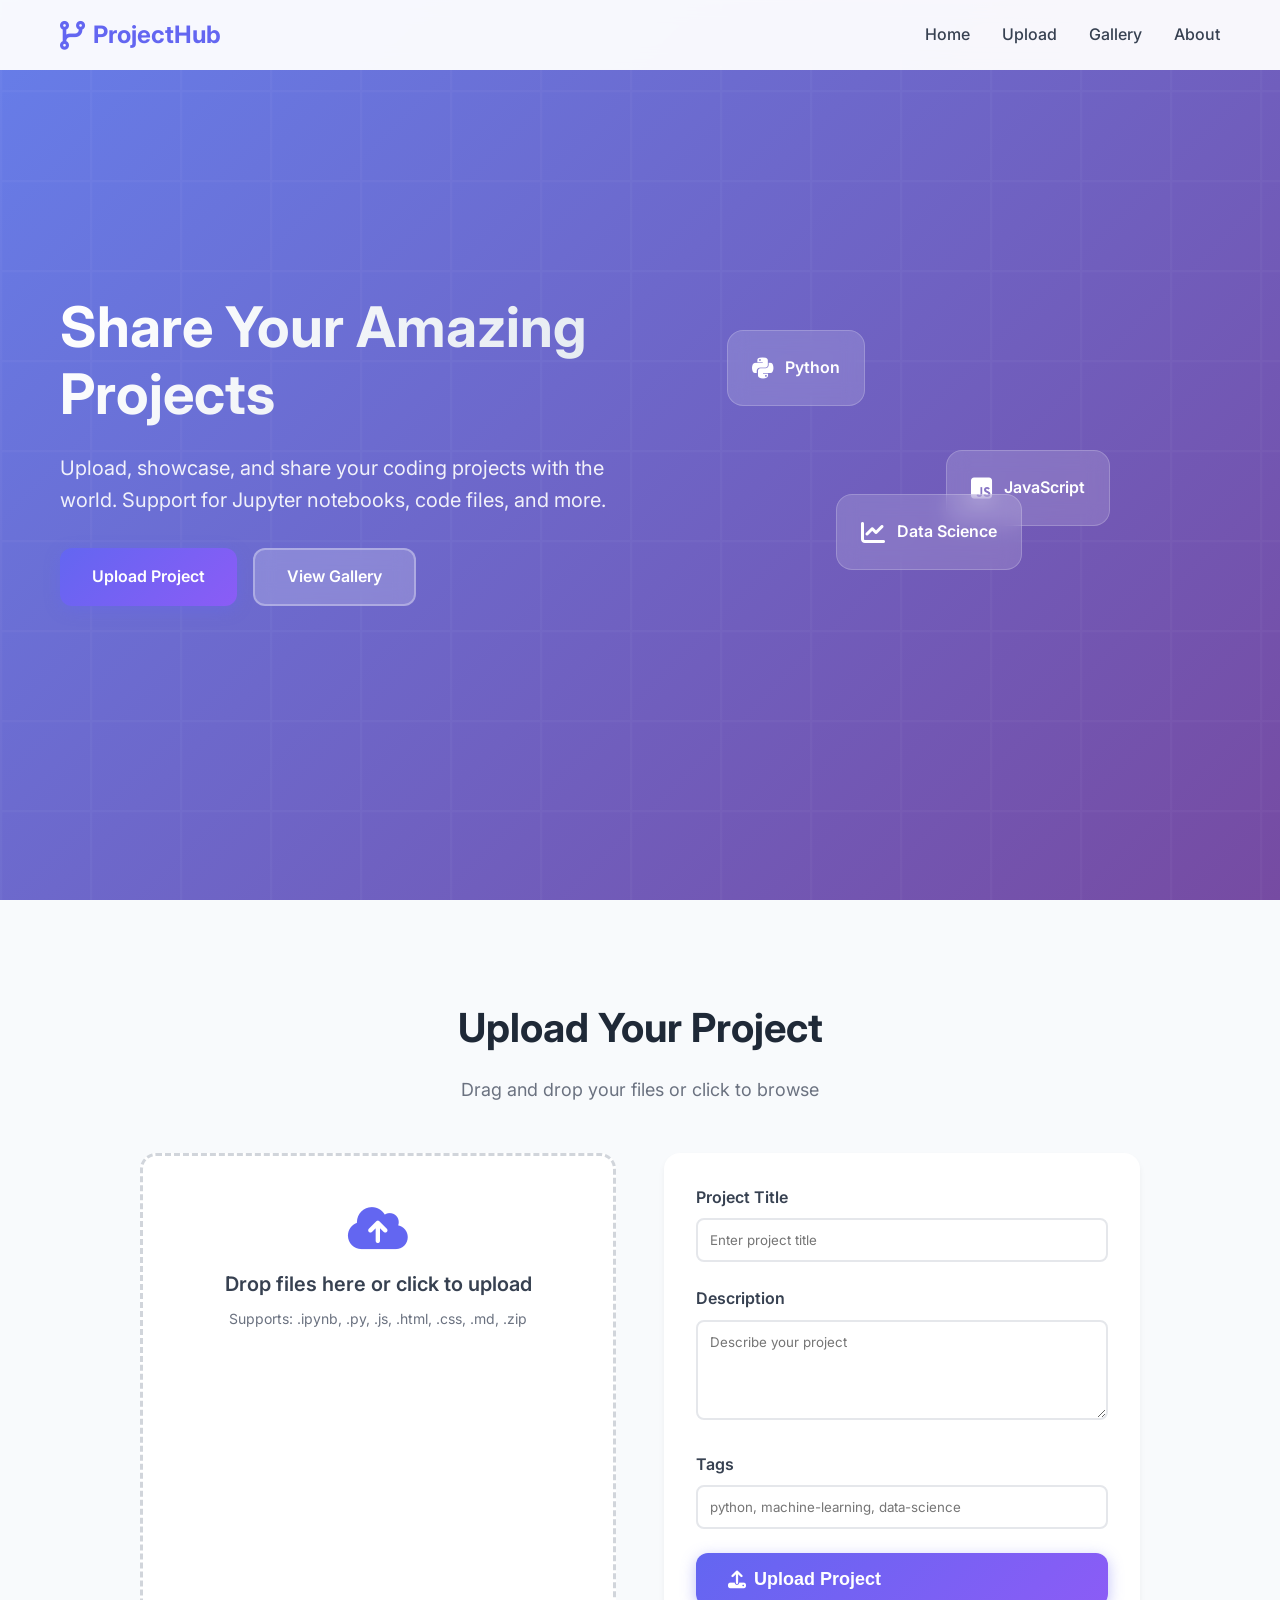
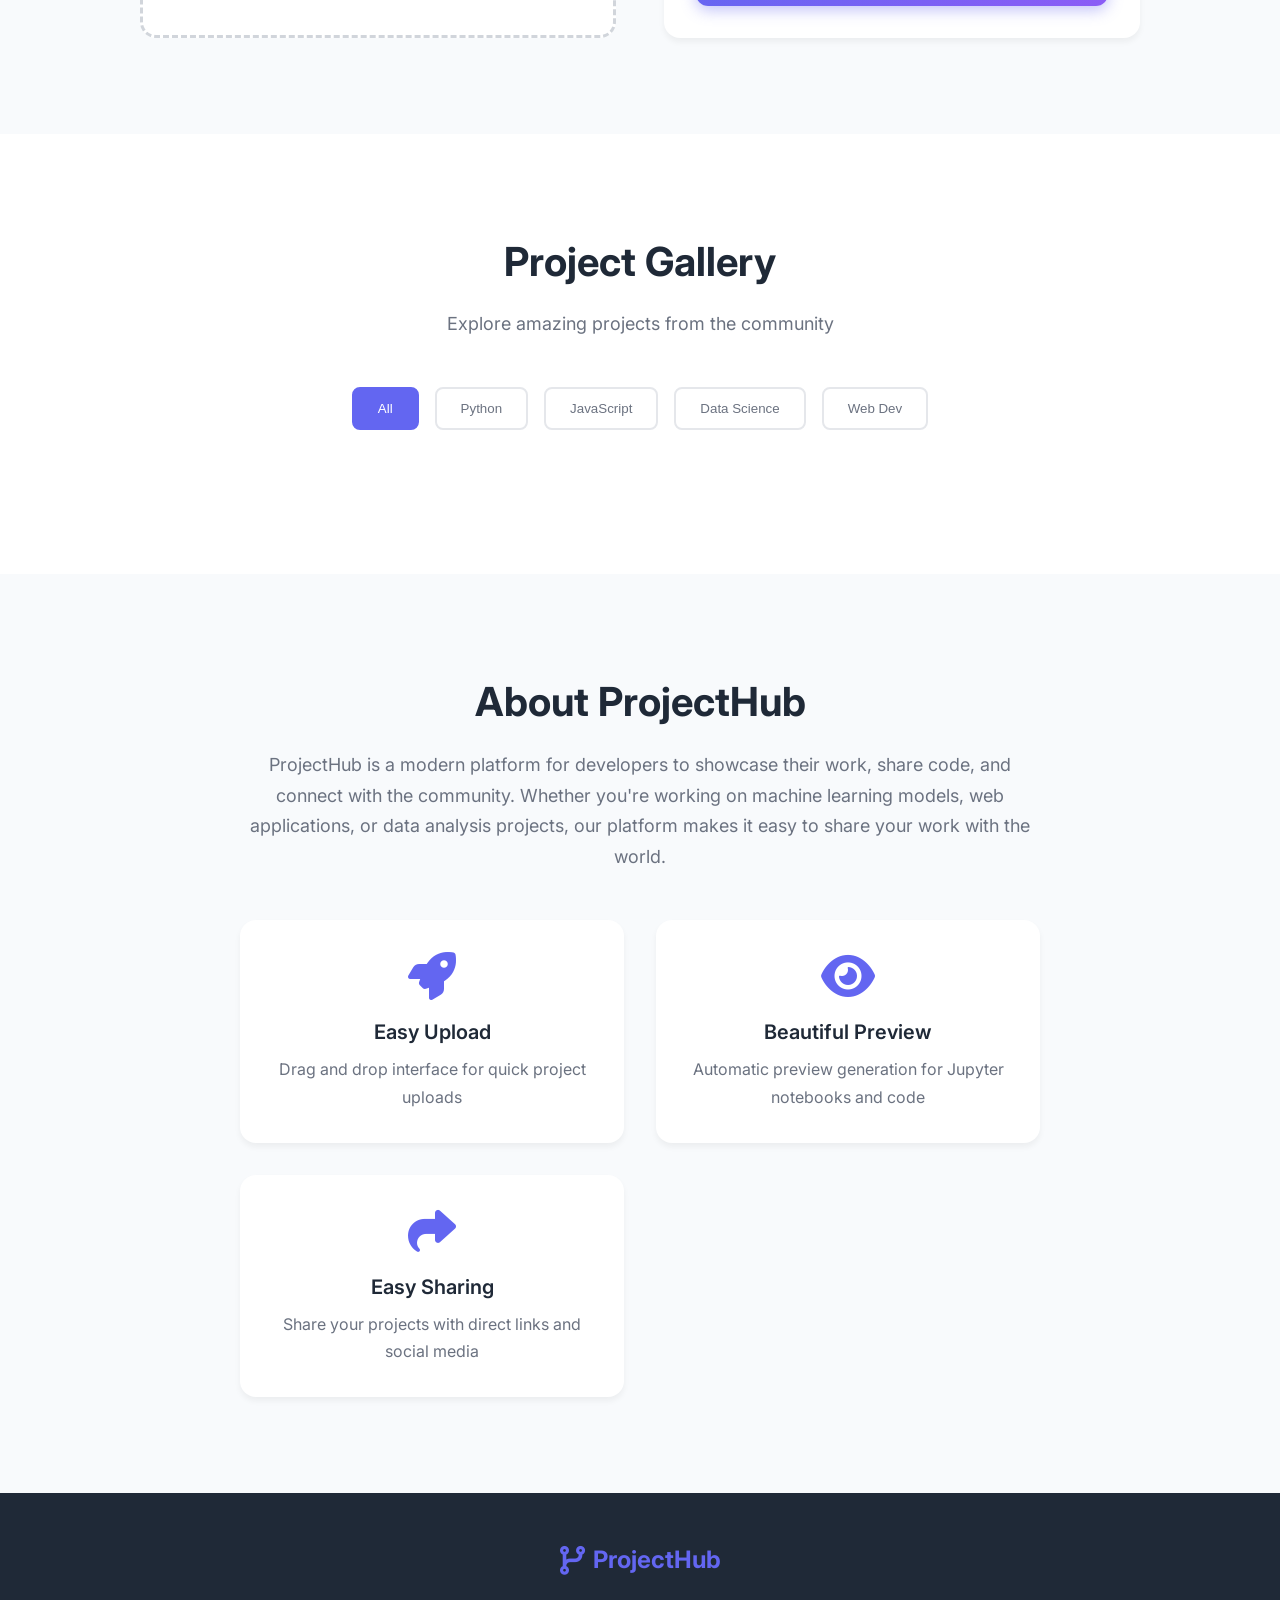
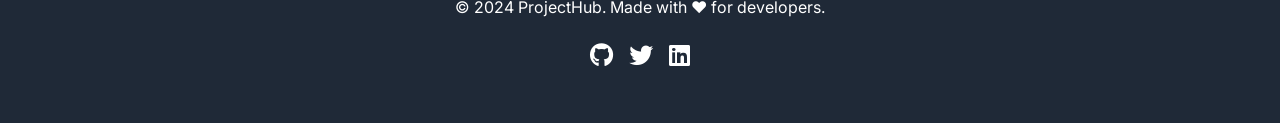
<file: index.html>
<!DOCTYPE html>
<html lang="en">
<head>
    <meta charset="UTF-8">
    <meta name="viewport" content="width=device-width, initial-scale=1.0">
    <title>Project Showcase Hub</title>
    <link rel="stylesheet" href="styles.css">
    <link href="https://cdnjs.cloudflare.com/ajax/libs/font-awesome/6.4.0/css/all.min.css" rel="stylesheet">
    <link href="https://fonts.googleapis.com/css2?family=Inter:wght@300;400;500;600;700&display=swap" rel="stylesheet">
</head>
<body>
    <!-- Navigation -->
    <nav class="navbar">
        <div class="nav-container">
            <div class="nav-logo">
                <i class="fas fa-code-branch"></i>
                <span>ProjectHub</span>
            </div>
            <ul class="nav-menu">
                <li><a href="#home" class="nav-link">Home</a></li>
                <li><a href="#upload" class="nav-link">Upload</a></li>
                <li><a href="#gallery" class="nav-link">Gallery</a></li>
                <li><a href="#about" class="nav-link">About</a></li>
            </ul>
            <div class="hamburger">
                <span></span>
                <span></span>
                <span></span>
            </div>
        </div>
    </nav>

    <!-- Hero Section -->
    <section id="home" class="hero">
        <div class="hero-container">
            <div class="hero-content">
                <h1 class="hero-title">Share Your Amazing Projects</h1>
                <p class="hero-description">Upload, showcase, and share your coding projects with the world. Support for Jupyter notebooks, code files, and more.</p>
                <div class="hero-buttons">
                    <a href="#upload" class="btn btn-primary">Upload Project</a>
                    <a href="#gallery" class="btn btn-secondary">View Gallery</a>
                </div>
            </div>
            <div class="hero-image">
                <div class="floating-elements">
                    <div class="floating-card">
                        <i class="fab fa-python"></i>
                        <span>Python</span>
                    </div>
                    <div class="floating-card">
                        <i class="fab fa-js-square"></i>
                        <span>JavaScript</span>
                    </div>
                    <div class="floating-card">
                        <i class="fas fa-chart-line"></i>
                        <span>Data Science</span>
                    </div>
                </div>
            </div>
        </div>
    </section>

    <!-- Upload Section -->
    <section id="upload" class="upload-section">
        <div class="container">
            <h2 class="section-title">Upload Your Project</h2>
            <p class="section-description">Drag and drop your files or click to browse</p>
            
            <div class="upload-container">
                <div class="upload-area" id="uploadArea">
                    <div class="upload-content">
                        <i class="fas fa-cloud-upload-alt upload-icon"></i>
                        <h3>Drop files here or click to upload</h3>
                        <p>Supports: .ipynb, .py, .js, .html, .css, .md, .zip</p>
                        <input type="file" id="fileInput" multiple accept=".ipynb,.py,.js,.html,.css,.md,.zip,.json,.txt">
                    </div>
                </div>
                
                <div class="project-form">
                    <div class="form-group">
                        <label for="projectTitle">Project Title</label>
                        <input type="text" id="projectTitle" placeholder="Enter project title">
                    </div>
                    <div class="form-group">
                        <label for="projectDescription">Description</label>
                        <textarea id="projectDescription" placeholder="Describe your project"></textarea>
                    </div>
                    <div class="form-group">
                        <label for="projectTags">Tags</label>
                        <input type="text" id="projectTags" placeholder="python, machine-learning, data-science">
                    </div>
                    <button class="btn btn-primary btn-upload" id="uploadBtn">
                        <i class="fas fa-upload"></i>
                        Upload Project
                    </button>
                </div>
            </div>
            
            <div class="upload-progress" id="uploadProgress" style="display: none;">
                <div class="progress-bar">
                    <div class="progress-fill" id="progressFill"></div>
                </div>
                <p class="progress-text" id="progressText">Uploading...</p>
            </div>
        </div>
    </section>

    <!-- Gallery Section -->
    <section id="gallery" class="gallery-section">
        <div class="container">
            <h2 class="section-title">Project Gallery</h2>
            <p class="section-description">Explore amazing projects from the community</p>
            
            <div class="filter-tabs">
                <button class="filter-btn active" data-filter="all">All</button>
                <button class="filter-btn" data-filter="python">Python</button>
                <button class="filter-btn" data-filter="javascript">JavaScript</button>
                <button class="filter-btn" data-filter="data-science">Data Science</button>
                <button class="filter-btn" data-filter="web-dev">Web Dev</button>
            </div>
            
            <div class="projects-grid" id="projectsGrid">
                <!-- Sample project cards will be populated by JavaScript -->
            </div>
        </div>
    </section>

    <!-- About Section -->
    <section id="about" class="about-section">
        <div class="container">
            <div class="about-content">
                <h2 class="section-title">About ProjectHub</h2>
                <p>ProjectHub is a modern platform for developers to showcase their work, share code, and connect with the community. Whether you're working on machine learning models, web applications, or data analysis projects, our platform makes it easy to share your work with the world.</p>
                
                <div class="features">
                    <div class="feature">
                        <i class="fas fa-rocket"></i>
                        <h3>Easy Upload</h3>
                        <p>Drag and drop interface for quick project uploads</p>
                    </div>
                    <div class="feature">
                        <i class="fas fa-eye"></i>
                        <h3>Beautiful Preview</h3>
                        <p>Automatic preview generation for Jupyter notebooks and code</p>
                    </div>
                    <div class="feature">
                        <i class="fas fa-share"></i>
                        <h3>Easy Sharing</h3>
                        <p>Share your projects with direct links and social media</p>
                    </div>
                </div>
            </div>
        </div>
    </section>

    <!-- Footer -->
    <footer class="footer">
        <div class="container">
            <div class="footer-content">
                <div class="footer-logo">
                    <i class="fas fa-code-branch"></i>
                    <span>ProjectHub</span>
                </div>
                <p>&copy; 2024 ProjectHub. Made with ❤️ for developers.</p>
                <div class="social-links">
                    <a href="#"><i class="fab fa-github"></i></a>
                    <a href="#"><i class="fab fa-twitter"></i></a>
                    <a href="#"><i class="fab fa-linkedin"></i></a>
                </div>
            </div>
        </div>
    </footer>

    <!-- Project Modal -->
    <div class="modal" id="projectModal">
        <div class="modal-content">
            <span class="close">&times;</span>
            <div class="modal-header">
                <h2 id="modalTitle">Project Title</h2>
                <div class="modal-actions">
                    <button class="btn btn-secondary" id="downloadBtn">
                        <i class="fas fa-download"></i>
                        Download
                    </button>
                    <button class="btn btn-primary" id="shareBtn">
                        <i class="fas fa-share"></i>
                        Share
                    </button>
                </div>
            </div>
            <div class="modal-body">
                <div class="project-preview" id="projectPreview">
                    <!-- Project content will be loaded here -->
                </div>
            </div>
        </div>
    </div>

    <script src="script.js"></script>
</body>
</html>
</file>
<file: styles.css>
/* Reset and Base Styles */
* {
    margin: 0;
    padding: 0;
    box-sizing: border-box;
}

body {
    font-family: 'Inter', sans-serif;
    line-height: 1.6;
    color: #333;
    overflow-x: hidden;
}

.container {
    max-width: 1200px;
    margin: 0 auto;
    padding: 0 20px;
}

/* Navigation */
.navbar {
    position: fixed;
    top: 0;
    width: 100%;
    background: rgba(255, 255, 255, 0.95);
    backdrop-filter: blur(10px);
    z-index: 1000;
    padding: 1rem 0;
    transition: all 0.3s ease;
}

.nav-container {
    max-width: 1200px;
    margin: 0 auto;
    padding: 0 20px;
    display: flex;
    justify-content: space-between;
    align-items: center;
}

.nav-logo {
    display: flex;
    align-items: center;
    font-weight: 700;
    font-size: 1.5rem;
    color: #6366f1;
}

.nav-logo i {
    margin-right: 0.5rem;
    font-size: 1.8rem;
}

.nav-menu {
    display: flex;
    list-style: none;
    gap: 2rem;
}

.nav-link {
    text-decoration: none;
    color: #374151;
    font-weight: 500;
    transition: color 0.3s ease;
    position: relative;
}

.nav-link:hover {
    color: #6366f1;
}

.nav-link::after {
    content: '';
    position: absolute;
    width: 0;
    height: 2px;
    bottom: -5px;
    left: 0;
    background: linear-gradient(90deg, #6366f1, #8b5cf6);
    transition: width 0.3s ease;
}

.nav-link:hover::after {
    width: 100%;
}

.hamburger {
    display: none;
    flex-direction: column;
    cursor: pointer;
}

.hamburger span {
    width: 25px;
    height: 3px;
    background: #374151;
    margin: 3px 0;
    transition: 0.3s;
}

/* Hero Section */
.hero {
    min-height: 100vh;
    background: linear-gradient(135deg, #667eea 0%, #764ba2 100%);
    display: flex;
    align-items: center;
    position: relative;
    overflow: hidden;
}

.hero::before {
    content: '';
    position: absolute;
    top: 0;
    left: 0;
    right: 0;
    bottom: 0;
    background: url('data:image/svg+xml,<svg xmlns="http://www.w3.org/2000/svg" viewBox="0 0 100 100"><defs><pattern id="grid" width="10" height="10" patternUnits="userSpaceOnUse"><path d="M 10 0 L 0 0 0 10" fill="none" stroke="rgba(255,255,255,0.1)" stroke-width="0.5"/></pattern></defs><rect width="100" height="100" fill="url(%23grid)"/></svg>');
    opacity: 0.3;
}

.hero-container {
    max-width: 1200px;
    margin: 0 auto;
    padding: 0 20px;
    display: grid;
    grid-template-columns: 1fr 1fr;
    gap: 4rem;
    align-items: center;
    position: relative;
    z-index: 1;
}

.hero-content {
    color: white;
}

.hero-title {
    font-size: 3.5rem;
    font-weight: 700;
    margin-bottom: 1.5rem;
    line-height: 1.2;
    background: linear-gradient(135deg, #ffffff, #e2e8f0);
    -webkit-background-clip: text;
    -webkit-text-fill-color: transparent;
    background-clip: text;
}

.hero-description {
    font-size: 1.25rem;
    margin-bottom: 2rem;
    opacity: 0.9;
    line-height: 1.6;
}

.hero-buttons {
    display: flex;
    gap: 1rem;
    flex-wrap: wrap;
}

.btn {
    padding: 0.875rem 2rem;
    border: none;
    border-radius: 0.75rem;
    font-weight: 600;
    text-decoration: none;
    display: inline-flex;
    align-items: center;
    gap: 0.5rem;
    transition: all 0.3s ease;
    cursor: pointer;
    font-size: 1rem;
}

.btn-primary {
    background: linear-gradient(135deg, #6366f1, #8b5cf6);
    color: white;
    box-shadow: 0 4px 15px rgba(99, 102, 241, 0.4);
}

.btn-primary:hover {
    transform: translateY(-2px);
    box-shadow: 0 8px 25px rgba(99, 102, 241, 0.6);
}

.btn-secondary {
    background: rgba(255, 255, 255, 0.2);
    color: white;
    border: 2px solid rgba(255, 255, 255, 0.3);
    backdrop-filter: blur(10px);
}

.btn-secondary:hover {
    background: rgba(255, 255, 255, 0.3);
    transform: translateY(-2px);
}

/* Floating Elements */
.hero-image {
    position: relative;
    height: 400px;
}

.floating-elements {
    position: relative;
    height: 100%;
}

.floating-card {
    position: absolute;
    background: rgba(255, 255, 255, 0.15);
    backdrop-filter: blur(10px);
    padding: 1.5rem;
    border-radius: 1rem;
    color: white;
    display: flex;
    align-items: center;
    gap: 0.75rem;
    font-weight: 600;
    border: 1px solid rgba(255, 255, 255, 0.2);
    animation: float 6s ease-in-out infinite;
}

.floating-card:nth-child(1) {
    top: 20%;
    left: 10%;
    animation-delay: 0s;
}

.floating-card:nth-child(2) {
    top: 50%;
    right: 20%;
    animation-delay: 2s;
}

.floating-card:nth-child(3) {
    bottom: 20%;
    left: 30%;
    animation-delay: 4s;
}

.floating-card i {
    font-size: 1.5rem;
}

@keyframes float {
    0%, 100% { transform: translateY(0px); }
    50% { transform: translateY(-20px); }
}

/* Upload Section */
.upload-section {
    padding: 6rem 0;
    background: #f8fafc;
}

.section-title {
    font-size: 2.5rem;
    font-weight: 700;
    text-align: center;
    margin-bottom: 1rem;
    color: #1f2937;
}

.section-description {
    text-align: center;
    font-size: 1.125rem;
    color: #6b7280;
    margin-bottom: 3rem;
}

.upload-container {
    display: grid;
    grid-template-columns: 1fr 1fr;
    gap: 3rem;
    max-width: 1000px;
    margin: 0 auto;
}

.upload-area {
    border: 3px dashed #d1d5db;
    border-radius: 1rem;
    padding: 3rem 2rem;
    text-align: center;
    transition: all 0.3s ease;
    background: white;
    cursor: pointer;
    position: relative;
    overflow: hidden;
}

.upload-area:hover,
.upload-area.dragover {
    border-color: #6366f1;
    background: #f0f4ff;
    transform: translateY(-5px);
    box-shadow: 0 10px 30px rgba(99, 102, 241, 0.2);
}

.upload-content {
    position: relative;
    z-index: 1;
}

.upload-icon {
    font-size: 3rem;
    color: #6366f1;
    margin-bottom: 1rem;
}

.upload-area h3 {
    font-size: 1.25rem;
    font-weight: 600;
    margin-bottom: 0.5rem;
    color: #374151;
}

.upload-area p {
    color: #6b7280;
    font-size: 0.875rem;
}

#fileInput {
    position: absolute;
    top: 0;
    left: 0;
    width: 100%;
    height: 100%;
    opacity: 0;
    cursor: pointer;
}

.project-form {
    background: white;
    padding: 2rem;
    border-radius: 1rem;
    box-shadow: 0 4px 6px rgba(0, 0, 0, 0.05);
}

.form-group {
    margin-bottom: 1.5rem;
}

.form-group label {
    display: block;
    margin-bottom: 0.5rem;
    font-weight: 600;
    color: #374151;
}

.form-group input,
.form-group textarea {
    width: 100%;
    padding: 0.75rem;
    border: 2px solid #e5e7eb;
    border-radius: 0.5rem;
    font-family: inherit;
    transition: border-color 0.3s ease;
}

.form-group input:focus,
.form-group textarea:focus {
    outline: none;
    border-color: #6366f1;
    box-shadow: 0 0 0 3px rgba(99, 102, 241, 0.1);
}

.form-group textarea {
    height: 100px;
    resize: vertical;
}

.btn-upload {
    width: 100%;
    font-size: 1.125rem;
    padding: 1rem 2rem;
}

.upload-progress {
    max-width: 1000px;
    margin: 2rem auto 0;
    background: white;
    padding: 2rem;
    border-radius: 1rem;
    box-shadow: 0 4px 6px rgba(0, 0, 0, 0.05);
}

.progress-bar {
    width: 100%;
    height: 0.5rem;
    background: #e5e7eb;
    border-radius: 0.25rem;
    overflow: hidden;
    margin-bottom: 1rem;
}

.progress-fill {
    height: 100%;
    background: linear-gradient(90deg, #6366f1, #8b5cf6);
    width: 0%;
    transition: width 0.3s ease;
}

.progress-text {
    text-align: center;
    font-weight: 600;
    color: #374151;
}

/* Gallery Section */
.gallery-section {
    padding: 6rem 0;
    background: white;
}

.filter-tabs {
    display: flex;
    justify-content: center;
    gap: 1rem;
    margin-bottom: 3rem;
    flex-wrap: wrap;
}

.filter-btn {
    padding: 0.75rem 1.5rem;
    border: 2px solid #e5e7eb;
    background: white;
    color: #6b7280;
    border-radius: 0.5rem;
    cursor: pointer;
    transition: all 0.3s ease;
    font-weight: 500;
}

.filter-btn:hover,
.filter-btn.active {
    border-color: #6366f1;
    background: #6366f1;
    color: white;
}

.projects-grid {
    display: grid;
    grid-template-columns: repeat(auto-fit, minmax(350px, 1fr));
    gap: 2rem;
    margin-top: 2rem;
}

.project-card {
    background: white;
    border-radius: 1rem;
    overflow: hidden;
    box-shadow: 0 4px 6px rgba(0, 0, 0, 0.05);
    transition: all 0.3s ease;
    cursor: pointer;
    border: 1px solid #e5e7eb;
}

.project-card:hover {
    transform: translateY(-8px);
    box-shadow: 0 20px 40px rgba(0, 0, 0, 0.1);
}

.project-image {
    height: 200px;
    background: linear-gradient(135deg, #667eea 0%, #764ba2 100%);
    display: flex;
    align-items: center;
    justify-content: center;
    position: relative;
    overflow: hidden;
}

.project-image i {
    font-size: 3rem;
    color: white;
    opacity: 0.8;
}

.project-info {
    padding: 1.5rem;
}

.project-title {
    font-size: 1.25rem;
    font-weight: 600;
    margin-bottom: 0.5rem;
    color: #1f2937;
}

.project-description {
    color: #6b7280;
    margin-bottom: 1rem;
    line-height: 1.5;
}

.project-tags {
    display: flex;
    flex-wrap: wrap;
    gap: 0.5rem;
    margin-bottom: 1rem;
}

.tag {
    background: #f3f4f6;
    color: #374151;
    padding: 0.25rem 0.75rem;
    border-radius: 0.5rem;
    font-size: 0.875rem;
    font-weight: 500;
}

.project-meta {
    display: flex;
    justify-content: space-between;
    align-items: center;
    font-size: 0.875rem;
    color: #6b7280;
}

/* About Section */
.about-section {
    padding: 6rem 0;
    background: #f8fafc;
}

.about-content {
    text-align: center;
    max-width: 800px;
    margin: 0 auto;
}

.about-content p {
    font-size: 1.125rem;
    color: #6b7280;
    margin-bottom: 3rem;
    line-height: 1.7;
}

.features {
    display: grid;
    grid-template-columns: repeat(auto-fit, minmax(250px, 1fr));
    gap: 2rem;
    margin-top: 3rem;
}

.feature {
    background: white;
    padding: 2rem;
    border-radius: 1rem;
    text-align: center;
    box-shadow: 0 4px 6px rgba(0, 0, 0, 0.05);
    transition: transform 0.3s ease;
}

.feature:hover {
    transform: translateY(-5px);
}

.feature i {
    font-size: 3rem;
    color: #6366f1;
    margin-bottom: 1rem;
}

.feature h3 {
    font-size: 1.25rem;
    font-weight: 600;
    margin-bottom: 0.5rem;
    color: #1f2937;
}

.feature p {
    color: #6b7280;
    font-size: 1rem !important;
    margin: 0 !important;
}

/* Footer */
.footer {
    background: #1f2937;
    color: white;
    padding: 3rem 0;
    text-align: center;
}

.footer-content {
    display: flex;
    flex-direction: column;
    align-items: center;
    gap: 1rem;
}

.footer-logo {
    display: flex;
    align-items: center;
    font-weight: 700;
    font-size: 1.5rem;
    color: #6366f1;
}

.footer-logo i {
    margin-right: 0.5rem;
    font-size: 1.8rem;
}

.social-links {
    display: flex;
    gap: 1rem;
}

.social-links a {
    color: white;
    font-size: 1.5rem;
    transition: color 0.3s ease;
}

.social-links a:hover {
    color: #6366f1;
}

/* Modal */
.modal {
    display: none;
    position: fixed;
    z-index: 2000;
    left: 0;
    top: 0;
    width: 100%;
    height: 100%;
    background-color: rgba(0, 0, 0, 0.5);
    backdrop-filter: blur(5px);
}

.modal-content {
    background-color: white;
    margin: 2% auto;
    border-radius: 1rem;
    width: 90%;
    max-width: 800px;
    max-height: 90vh;
    overflow-y: auto;
    position: relative;
    animation: modalSlideIn 0.3s ease;
}

@keyframes modalSlideIn {
    from {
        opacity: 0;
        transform: translateY(-50px);
    }
    to {
        opacity: 1;
        transform: translateY(0);
    }
}

.close {
    position: absolute;
    right: 1rem;
    top: 1rem;
    font-size: 2rem;
    font-weight: bold;
    cursor: pointer;
    color: #6b7280;
    transition: color 0.3s ease;
    z-index: 1;
}

.close:hover {
    color: #374151;
}

.modal-header {
    padding: 2rem;
    border-bottom: 1px solid #e5e7eb;
    display: flex;
    justify-content: space-between;
    align-items: center;
}

.modal-actions {
    display: flex;
    gap: 1rem;
}

.modal-body {
    padding: 2rem;
    max-height: 60vh;
    overflow-y: auto;
}

.project-preview {
    background: #f8fafc;
    border-radius: 0.5rem;
    padding: 1.5rem;
    font-family: 'Courier New', monospace;
    white-space: pre-wrap;
    overflow-x: auto;
}

/* Responsive Design */
@media (max-width: 768px) {
    .hamburger {
        display: flex;
    }
    
    .nav-menu {
        position: fixed;
        left: -100%;
        top: 70px;
        flex-direction: column;
        background-color: white;
        width: 100%;
        text-align: center;
        transition: 0.3s;
        box-shadow: 0 10px 27px rgba(0, 0, 0, 0.05);
        padding: 2rem 0;
    }
    
    .nav-menu.active {
        left: 0;
    }
    
    .hero-container {
        grid-template-columns: 1fr;
        gap: 2rem;
        text-align: center;
    }
    
    .hero-title {
        font-size: 2.5rem;
    }
    
    .upload-container {
        grid-template-columns: 1fr;
        gap: 2rem;
    }
    
    .projects-grid {
        grid-template-columns: 1fr;
    }
    
    .features {
        grid-template-columns: 1fr;
    }
    
    .filter-tabs {
        flex-direction: column;
        align-items: center;
    }
    
    .hero-buttons {
        justify-content: center;
    }
    
    .modal-content {
        width: 95%;
        margin: 5% auto;
    }
    
    .modal-header {
        flex-direction: column;
        gap: 1rem;
        align-items: flex-start;
    }
}

@media (max-width: 480px) {
    .container {
        padding: 0 15px;
    }
    
    .hero-title {
        font-size: 2rem;
    }
    
    .hero-description {
        font-size: 1rem;
    }
    
    .section-title {
        font-size: 2rem;
    }
    
    .btn {
        padding: 0.75rem 1.5rem;
        font-size: 0.9rem;
    }
    
    .upload-area {
        padding: 2rem 1rem;
    }
    
    .project-form {
        padding: 1.5rem;
    }
}
</file>
